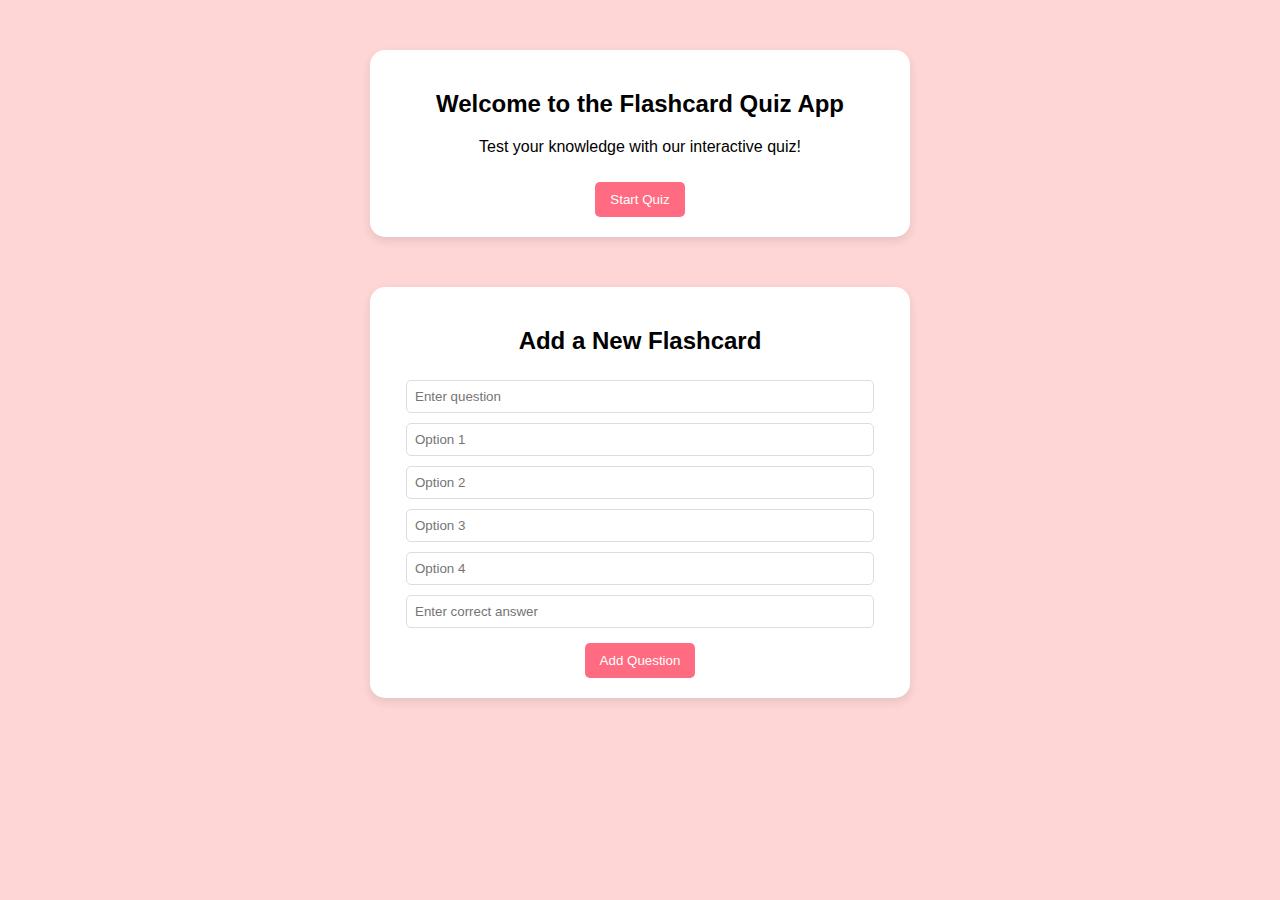
<file: Task 1- FlashCard Quiz App/index.html>
<!DOCTYPE html>
<html lang="en">
<head>
    <meta charset="UTF-8">
    <meta name="viewport" content="width=device-width, initial-scale=1.0">
    <title>Flashcard Quiz App</title>
    <link rel="stylesheet" href="styles.css">
</head>
<body>

    <!-- Welcome Section -->
    <div class="container" id="welcome">
        <h2>Welcome to the Flashcard Quiz App</h2>
        <p>Test your knowledge with our interactive quiz!</p>
        <button class="btn" onclick="startQuiz()">Start Quiz</button>
    </div>

    <!-- Quiz Section -->
    <div class="container" id="quizSection" style="display: none;">
        <h2>Quiz Time!</h2>
        <div id="flashcard-container"></div>
        <button class="btn" onclick="nextQuestion()">Next</button>
    </div>

    <!-- Add Question Section -->
    <div class="container" id="addQuestionSection">
        <h2>Add a New Flashcard</h2>
        <input type="text" id="newQuestion" placeholder="Enter question">
        <input type="text" id="option1" placeholder="Option 1">
        <input type="text" id="option2" placeholder="Option 2">
        <input type="text" id="option3" placeholder="Option 3">
        <input type="text" id="option4" placeholder="Option 4">
        <input type="text" id="correctAnswer" placeholder="Enter correct answer">
        <button class="btn" onclick="addNewFlashcard()">Add Question</button>
    </div>

    <script src="script.js"></script>
</body>
</html>
</file>
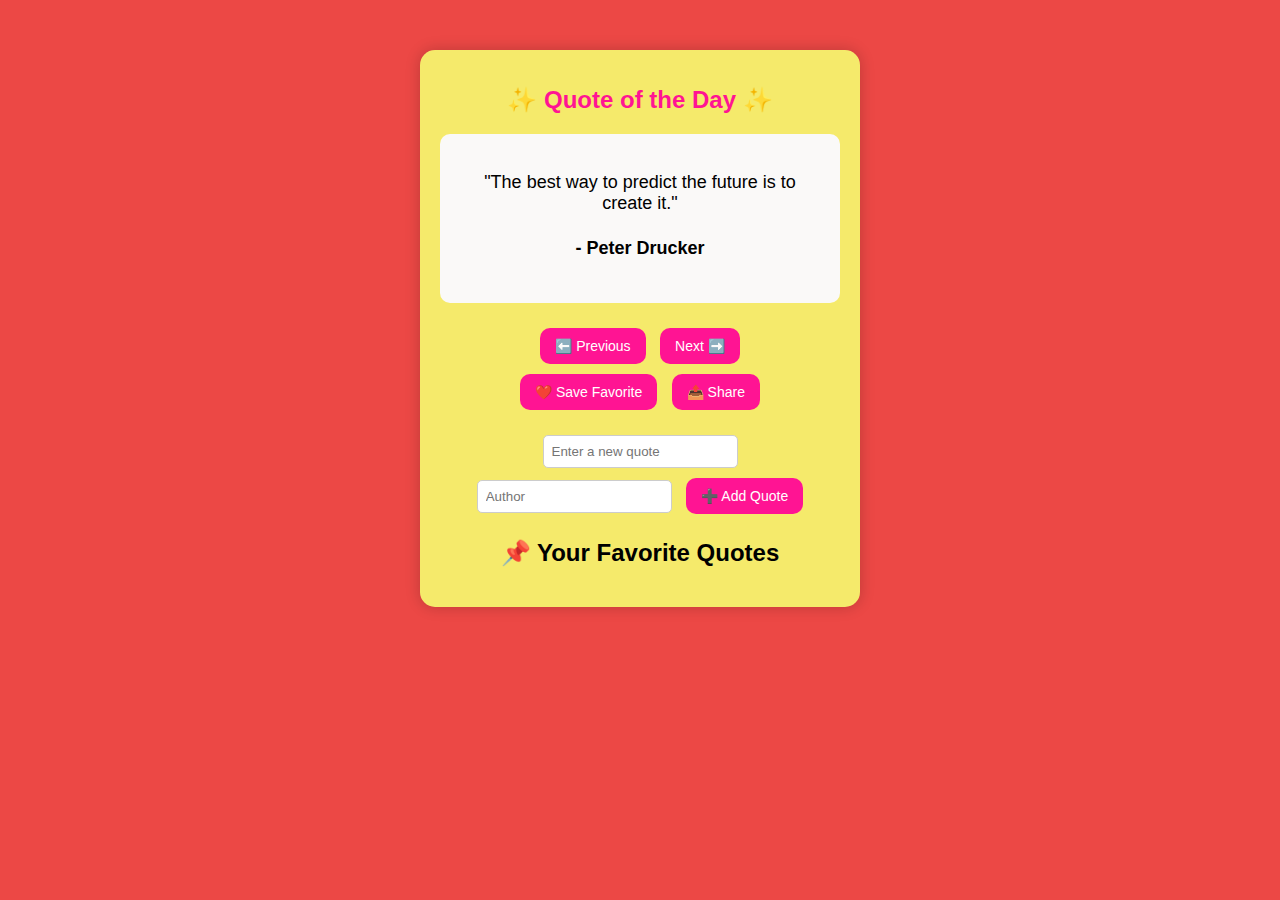
<file: Task 2 - Random Quote Generator/index.html>
<!DOCTYPE html>
<html lang="en">
<head>
    <meta charset="UTF-8">
    <meta name="viewport" content="width=device-width, initial-scale=1.0">
    <title>Quote of the Day</title>
    <link rel="stylesheet" href="styles.css">
</head>
<body>
    <div class="container">
        <h1>✨ Quote of the Day ✨</h1>
        <div class="quote-box">
            <p id="quote">"Believe in yourself!"</p>
            <h4 id="author">- Anonymous</h4>
        </div>
        <div class="buttons">
            <button onclick="prevQuote()">⬅️ Previous</button>
            <button onclick="nextQuote()">Next ➡️</button>
        </div>
        <div class="buttons">
            <button onclick="saveFavorite()">❤️ Save Favorite</button>
            <button onclick="shareQuote()">📤 Share</button>
        </div>
        <div class="add-quote">
            <input type="text" id="newQuote" placeholder="Enter a new quote">
            <input type="text" id="newAuthor" placeholder="Author">
            <button onclick="addQuote()">➕ Add Quote</button>
        </div>
        <h2>📌 Your Favorite Quotes</h2>
        <ul id="favorite-list"></ul>
    </div>
    <script src="script.js"></script>
</body>
</html>
</file>
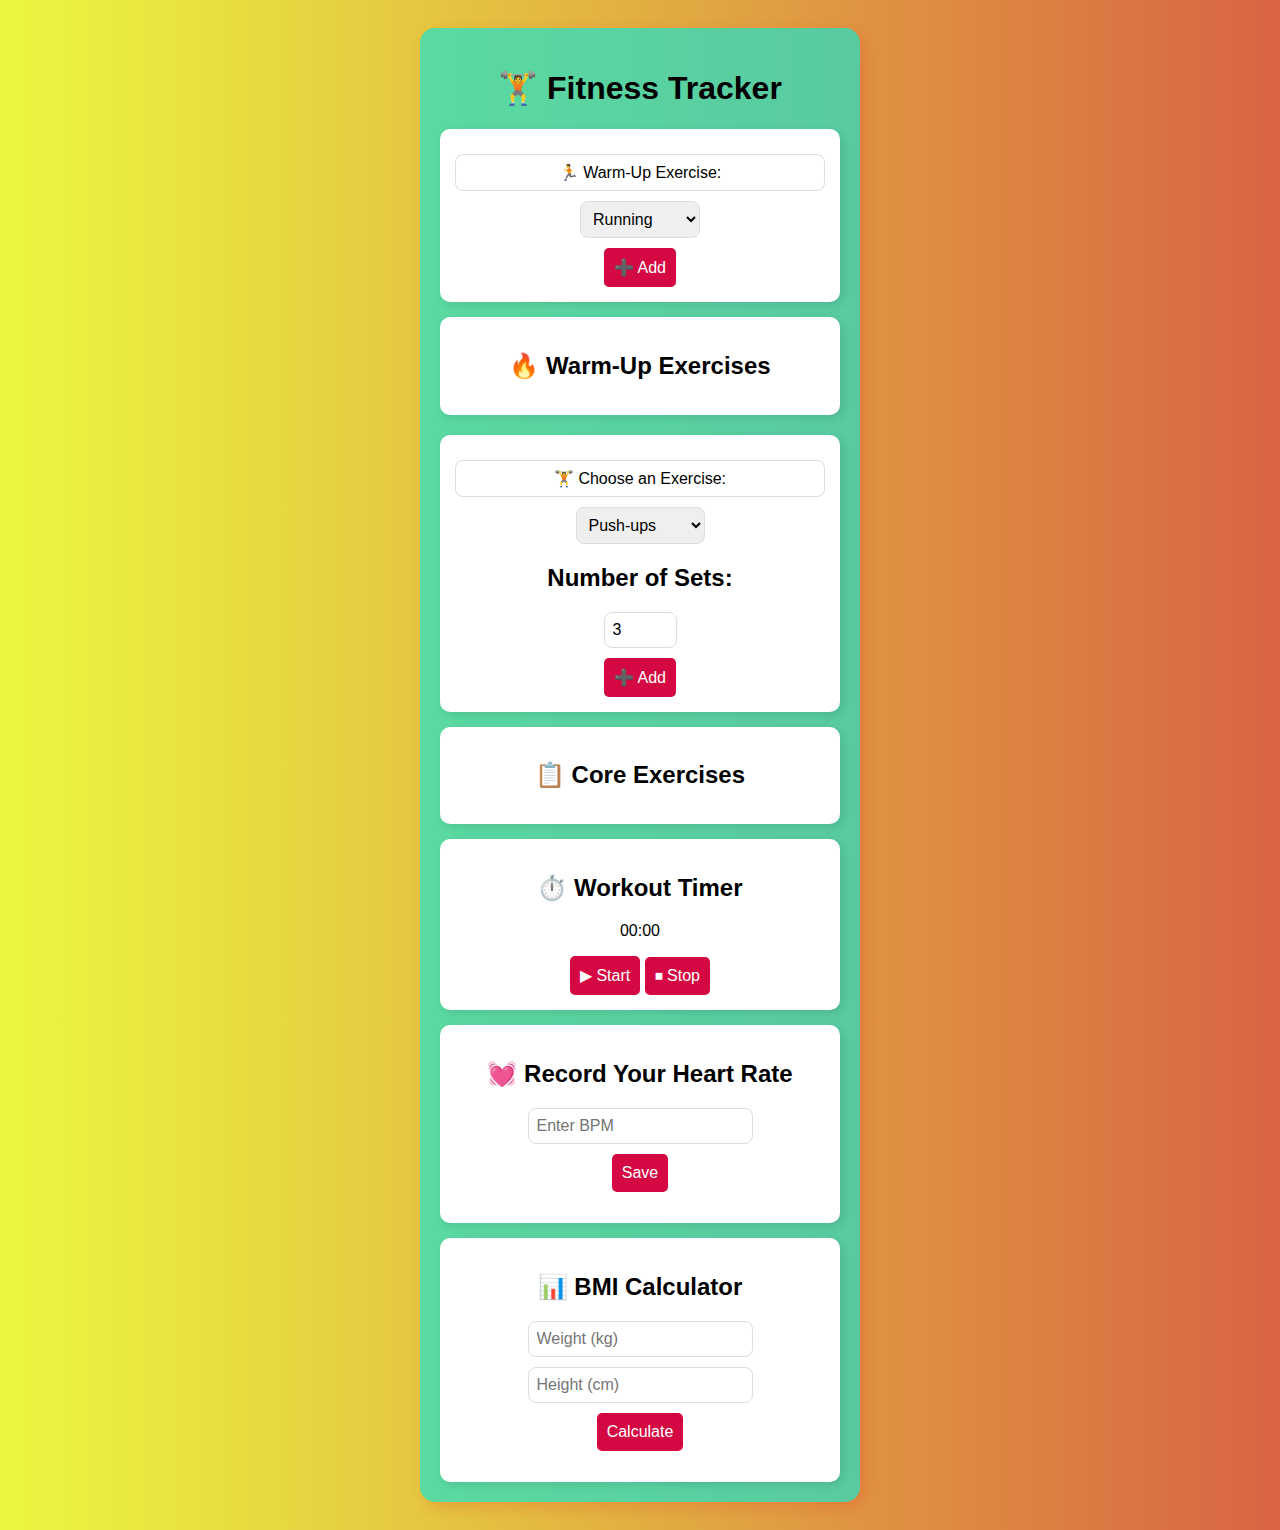
<file: Task 3 - Fitness Tracker App/index.html>
<!DOCTYPE html>
<html lang="en">
<head>
    <meta charset="UTF-8">
    <meta name="viewport" content="width=device-width, initial-scale=1.0">
    <title>Fitness Tracker</title>
    <link rel="stylesheet" href="style.css">
</head>
<body>
    <div class="container">
        <h1>🏋️ Fitness Tracker</h1>

        <!-- Warm-Up Exercise Section -->
        <div class="workout-section">
            <label for="warmup">🏃 Warm-Up Exercise:</label>
            <select id="warmup">
                <option>Running</option>
                <option>Skipping</option>
                <option>Swimming</option>
                <option>Jump Rope</option>
                <option>Cycling</option>
                <option>Pull-ups</option>
                <option>Plank</option>
                <option>Yoga</option>
            </select>
            <button onclick="addWarmup()">➕ Add</button>
        </div>

        <!-- Selected Warm-Up Exercises Section -->
        <div class="exercise-section">
            <h2>🔥 Warm-Up Exercises</h2>
            <ul id="warmupList"></ul>
        </div>

        <!-- Workout Selection Section -->
        <div class="workout-section">
            <label for="exercise">🏋️ Choose an Exercise:</label>
            <select id="exercise">
                <option>Push-ups</option>
                <option>Squats</option>
                <option>Bench Press</option>
                <option>Deadlifts</option>
                <option>Running</option>
                <option>Leg Press</option>
                <option>Biceps Curl</option>
            </select>
            
            <h2>Number of Sets:</h2>
            <input type="number" id="sets" min="1" max="10" value="3">
            <button onclick="addExercise()">➕ Add</button>
        </div>

        <!-- Selected Exercises Section -->
        <div class="exercise-section">
            <h2>📋 Core Exercises</h2>
            <ul id="exerciseList"></ul>
        </div>

        <!-- Timer Section -->
        <div class="timer-section">
            <h2>⏱️ Workout Timer</h2>
            <p id="timer-display">00:00</p>
            <button onclick="startTimer()">▶ Start</button>
            <button onclick="stopTimer()">⏹ Stop</button>
        </div>

        <!-- Heart Rate Records -->
        <div class="heart-rate">
            <h2>💓 Record Your Heart Rate</h2>
            <input type="number" id="heart-rate" placeholder="Enter BPM">
            <button onclick="saveHeartRate()">Save</button>
            <p id="heart-records"></p>
        </div>

        <!-- BMI Calculator -->
        <div class="bmi-section">
            <h2>📊 BMI Calculator</h2>
            <input type="number" id="weight" placeholder="Weight (kg)">
            <input type="number" id="height" placeholder="Height (cm)">
            <button onclick="calculateBMI()">Calculate</button>
            <p id="bmi-result"></p>
        </div>
    </div>

    <script src="script.js"></script>
</body>
</html>
</file>
<file: Task 1- FlashCard Quiz App/styles.css>
body {
    font-family: Arial, sans-serif;
    background-color: #ffd6d6;
    text-align: center;
    scroll-behavior: smooth;
}

.container {
    max-width: 500px;
    background: white;
    padding: 20px;
    margin: auto;
    margin-top: 50px;
    border-radius: 15px;
    box-shadow: 0 4px 10px rgba(0, 0, 0, 0.1);
}

.btn {
    background-color: #ff6b81;
    color: white;
    padding: 10px 15px;
    border: none;
    border-radius: 5px;
    cursor: pointer;
    margin-top: 10px;
    transition: 0.3s ease;
}

.btn:hover {
    background-color: #ff4757;
    transform: scale(1.05);
}

input {
    width: 90%;
    padding: 8px;
    margin: 5px 0;
    border: 1px solid #ddd;
    border-radius: 5px;
}

.flashcard {
    background-color: #ffebeb;
    padding: 15px;
    border-radius: 10px;
    margin-bottom: 15px;
}

.option-btn {
    display: block;
    width: 100%;
    padding: 10px;
    margin: 5px 0;
    border: none;
    border-radius: 5px;
    cursor: pointer;
    background-color: #ffcccb;
    transition: 0.3s ease;
}

.option-btn:hover {
    background-color: #ff9999;
    transform: scale(1.05);
}

.correct {
    background-color: #4caf50 !important;
    color: white;
}

.wrong {
    background-color: #f44336 !important;
    color: white;
}
</file>
<file: Task 2 - Random Quote Generator/styles.css>
body {
    font-family: Arial, sans-serif;
    background-color: #ec4845;
    text-align: center;
    margin: 50px;
}

.container {
    background: rgb(245, 234, 107);
    padding: 20px;
    max-width: 400px;
    margin: auto;
    border-radius: 15px;
    box-shadow: 0 0 15px rgba(0, 0, 0, 0.2);
}

h1 {
    color: #ff1493;
    font-size: 24px;
}

.quote-box {
    background: #faf9f8;
    padding: 20px;
    margin: 20px 0;
    border-radius: 10px;
    font-size: 18px;
}

button {
    background: #ff1493;
    color: white;
    padding: 10px 15px;
    border: none;
    cursor: pointer;
    font-size: 14px;
    margin: 5px;
    border-radius: 10px;
}

button:hover {
    background: #e60073;
}

.add-quote {
    margin-top: 15px;
}

input {
    padding: 8px;
    margin: 5px;
    border-radius: 5px;
    border: 1px solid #ccc;
}

ul {
    list-style-type: none;
    padding: 0;
}

li {
    background: #ffe4e1;
    padding: 10px;
    margin: 5px;
    border-radius: 5px;
}
</file>
<file: Task 3 - Fitness Tracker App/style.css>
body {
    font-family: 'Poppins', sans-serif;
    background: linear-gradient(to right, #ebf840, #d96443);
    text-align: center;
    padding: 20px;
}

.container {
    background: rgba(29, 226, 203, 0.696);
    padding: 20px;
    border-radius: 15px;
    width: 80%;
    max-width: 400px;
    margin: auto;
    box-shadow: 5px 5px 15px rgba(234, 25, 25, 0.2);
}

h1, h2 {
    color: #000000;
}

/* Warm-up Section */
.warmup-section {
    background: #ffe8ec;
    padding: 15px;
    border-radius: 10px;
    margin-top: 20px;
}

/* Workout Selection Section */
.workout-section {
    background: #fff;
    padding: 15px;
    border-radius: 10px;
    margin-top: 20px;
    box-shadow: 3px 3px 10px rgba(0, 0, 0, 0.1);
}

/* Selected Exercises Section */
.exercise-section {
    background: #fff;
    padding: 15px;
    margin-top: 15px;
    border-radius: 10px;
    box-shadow: 3px 3px 10px rgba(0, 0, 0, 0.1);
}

ul {
    list-style: none;
    padding: 0;
}

li {
    background: white;
    padding: 10px;
    border-radius: 8px;
    margin: 5px;
    display: flex;
    justify-content: space-between;
    align-items: center;
}

/* Buttons */
button {
    background: #d40943;
    color: white;
    border: none;
    padding: 10px;
    border-radius: 5px;
    cursor: pointer;
    font-size: 16px;
}

button:hover {
    background: #df809b;
}

.tick, .delete {
    cursor: pointer;
    padding: 5px;
    border-radius: 5px;
    font-size: 18px;
}

.tick {
    background: lightgreen;
}

.delete {
    background: rgb(253, 132, 132);
}

/* Timer Section */
.timer-section {
    background: #fff;
    padding: 15px;
    margin-top: 15px;
    border-radius: 10px;
    box-shadow: 3px 3px 10px rgba(0, 0, 0, 0.1);
}

/* Heart Rate Records */
.heart-rate {
    background: #fff;
    padding: 15px;
    margin-top: 15px;
    border-radius: 10px;
    box-shadow: 3px 3px 10px rgba(0, 0, 0, 0.1);
}

/* BMI Calculator */
.bmi-section {
    background: #fff;
    padding: 15px;
    margin-top: 15px;
    border-radius: 10px;
    box-shadow: 3px 3px 10px rgba(0, 0, 0, 0.1);
}

/* Form Elements */
label, input, select {
    display: block;
    margin: 10px auto;
    font-size: 16px;
    padding: 8px;
    border-radius: 8px;
    border: 1px solid #ddd;
}

/* Scrollable Exercise List */
.exercise-list {
    display: flex;
    overflow-x: auto;
    white-space: nowrap;
    padding: 10px;
    border-radius: 10px;
    background: #fce4ec;
}

.exercise-list span {
    background: #ff5f6d;
    color: white;
    padding: 8px 15px;
    margin: 5px;
    border-radius: 20px;
    font-size: 14px;
}
</file>
